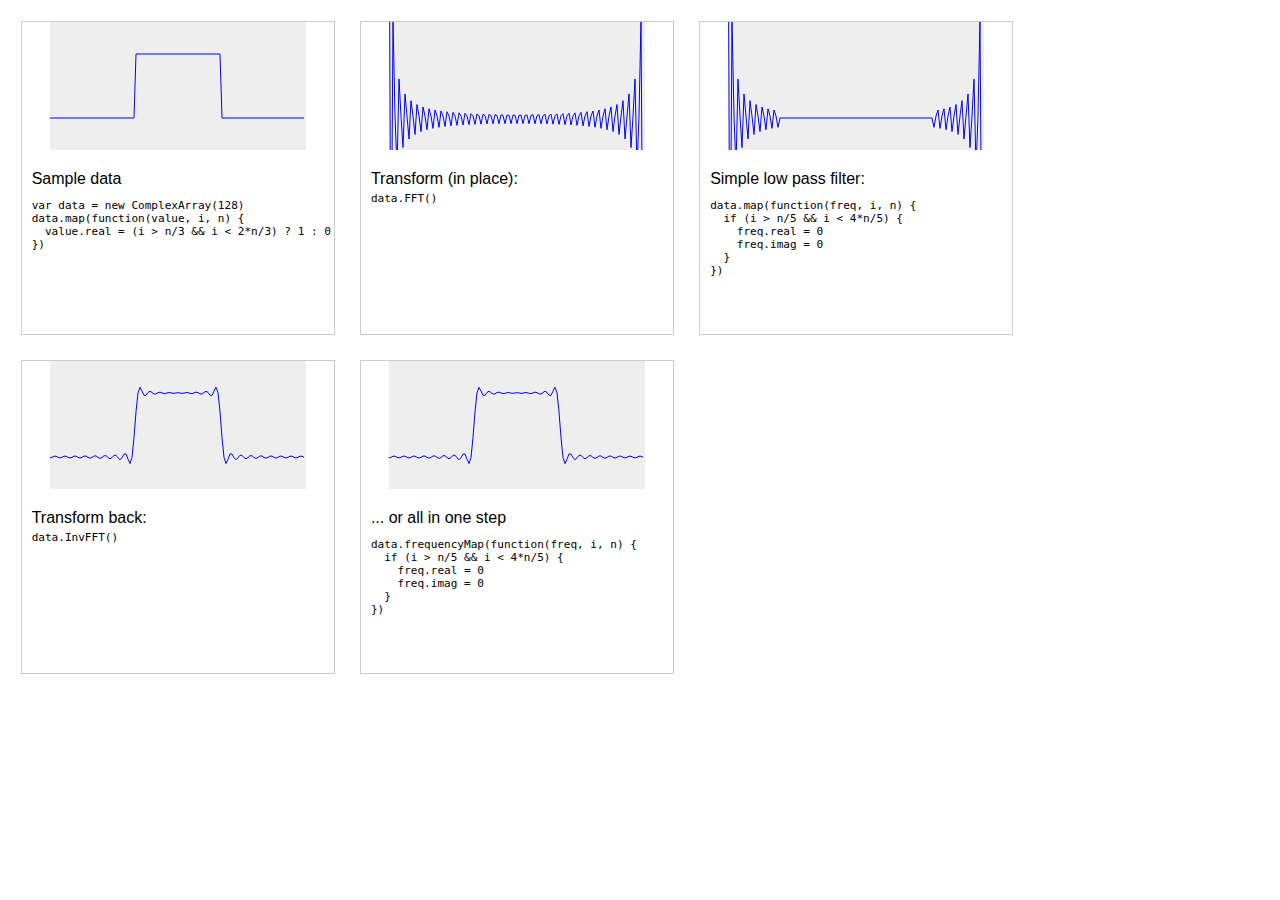
<file: third_party/jsfft/example/index.html>
<!DOCTYPE html>
<html>
<head>
  <meta charset="utf-8">
  <script src="../lib/complex_array.js"></script>
  <script src="../lib/fft.js"></script>
  <link rel="stylesheet" href="example.css">
  <title></title>
</head>
<body>
  <div class="panel">
    <div id="original" class="example"></div>
    <div class="explanation">
      Sample data
      <pre>
var data = new ComplexArray(128)
data.map(function(value, i, n) {
  value.real = (i > n/3 &amp;&amp; i &lt; 2*n/3) ? 1 : 0
})
      </pre>
    </div>
  </div>
  <div class="panel">
    <div id="fft" class="example"></div>
    <div class="explanation">
      Transform (in place):<br>
      <code>
        data.FFT()
      </code>
    </div>
  </div>
  <div  class="panel">
    <div id="fft_filtered" class="example"></div>
    <div class="explanation">
      Simple low pass filter:
      <pre>
data.map(function(freq, i, n) {
  if (i > n/5 &amp;&amp; i &lt; 4*n/5) {
    freq.real = 0
    freq.imag = 0
  }
})
      </pre>
    </div>
  </div>
  <div class="panel">
    <div id="original_filtered" class="example"></div>
    <div class="explanation">
      Transform back:<br>
      <code>
        data.InvFFT()
      </code>
    </div>
  </div>
  <div class="panel">
    <div id="all_in_one" class="example"></div>
    <div class="explanation">
      ... or all in one step
      <pre>
data.frequencyMap(function(freq, i, n) {
  if (i > n/5 &amp;&amp; i &lt; 4*n/5) {
    freq.real = 0
    freq.imag = 0
  }
})
      </pre>
    </div>
  </div>
  <script>
    !function() {
      function drawToCanvas(element_id, data) {
        var
          element = document.getElementById(element_id)
          canvas = document.createElement('canvas'),
          context = canvas.getContext('2d'),
          width = element.clientWidth,
          height = element.clientHeight,
          n = data.length

        canvas.width = width
        canvas.height = height
        element.appendChild(canvas)

        context.strokeStyle = 'blue'
        context.beginPath()
        data.forEach(function(c_value, i) {
          context.lineTo(
            i * width / n,
            height/2 * (1.5 - c_value.real)
          )
        })
        context.stroke()
      }

      window.onload = function() {
        var
          data = new complex_array.ComplexArray(128)

        data.map(function(value, i, n) {
          value.real = (i > n/3 && i < 2*n/3) ? 1 : 0
        })

        drawToCanvas('original', data)

        data.FFT()
        drawToCanvas('fft', data)
        data.map(function(freq, i, n) {
          if (i > n/5 && i < 4*n/5) {
            freq.real = 0
            freq.imag = 0
          }
        })
        drawToCanvas('fft_filtered', data)
        drawToCanvas('original_filtered', data.InvFFT())

        drawToCanvas('all_in_one', data.frequencyMap(function(freq, i, n) {
          if (i > n/5 && i < 4*n/5) {
            freq.real = 0
            freq.imag = 0
          }
        }))
      }
    }()
  </script>
</body>
</html>
</file>
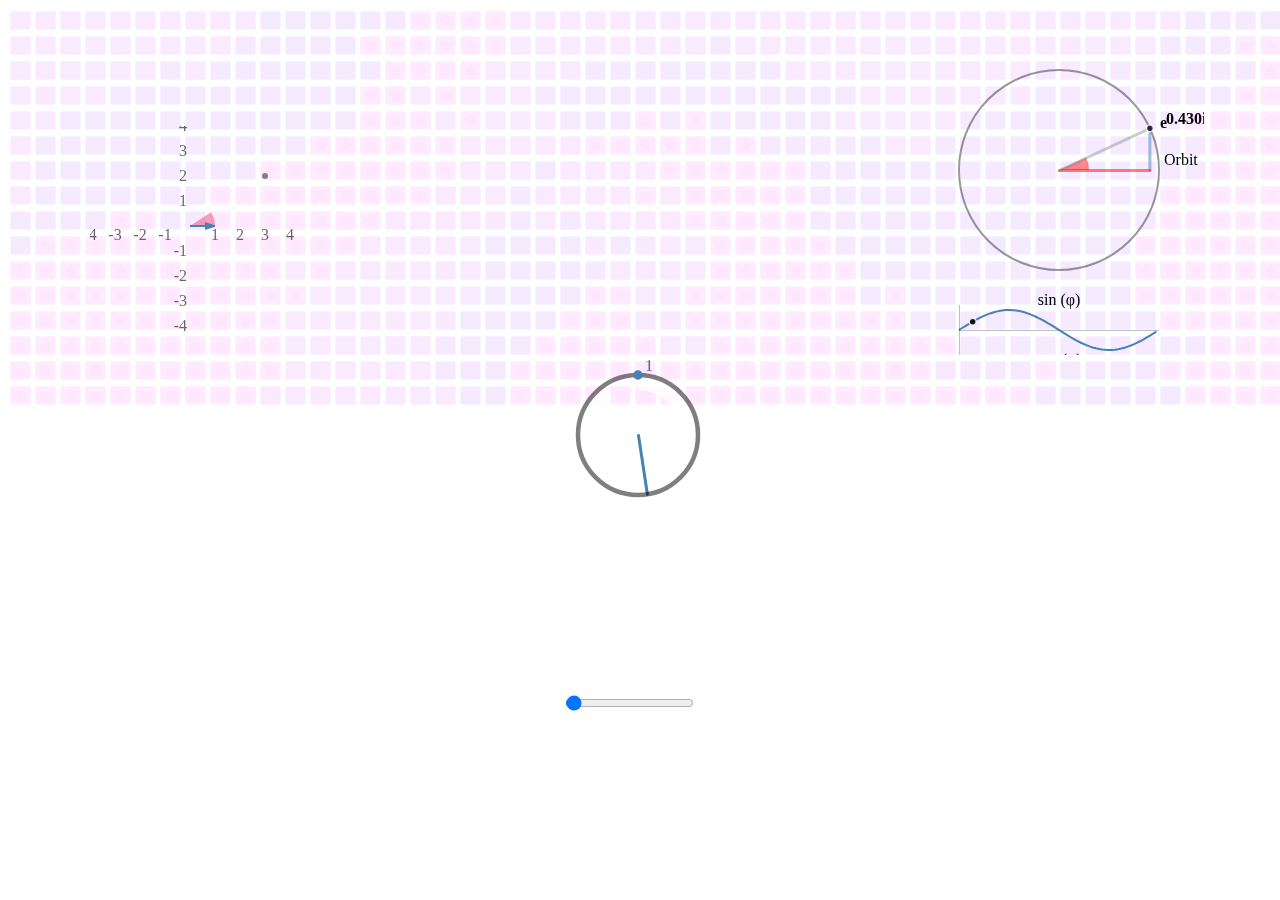
<file: splash/splash.html>
<!doctype html>
<html lang="en">
<head>
	<meta charset="utf-8">
	<script type="text/javascript" src="../third_party/d3/d3.min.js"></script>
</head>
<body>
<script>
			var NEW_RATE_AVAILABLE = true;
			var RATE_FACTOR = 0.1;
			var SETTING_RATE = false;
			
			function updateRate(rate) {
				RATE_FACTOR = rate / 10;
				NEW_RATE_AVAILABLE = true;
				}
										
			function startSetRate() {
				SETTING_RATE = true;
				}

			function endSetRate() {
				SETTING_RATE = false;
				}
			</script>
								
			<svg id="wagonWheel" class="svgWithText" width="160" height="170" style="position:absolute;top:40%;left:44%;"></svg>

			<script type="text/javascript" src="../js/wagon_wheel.js"></script>

			<div class="controls"  style="position:absolute;top:77%;left:44%">
				<input type=range min=0 max=9.5 value=0.1 id=rateSlider step=0.1 oninput="updateRate(value);" onMouseDown="startSetRate();" onMouseUp="endSetRate();">
			</div>

			<svg id="polarRepresentation" class="svgWithText" width="270" height="270" style="position:absolute;top:14%;left:7%; padding:0px"></svg>
			<script type="text/javascript" src="../js/polar_representation.js"></script>


			<svg id="euler" class="svgWithText" width="270" height="310" style="position:absolute;top:5%;left:73%;"></svg>
			<script type="text/javascript" src="../js/euler.js"></script>


	


</body>
</html>
<script src="../play/js/Mouse.js"></script>
<script src="../play/js/minpubsub.js"></script>
<script src="../play/js/Loader.js"></script>
<script src="splash.js"></script>
</file>
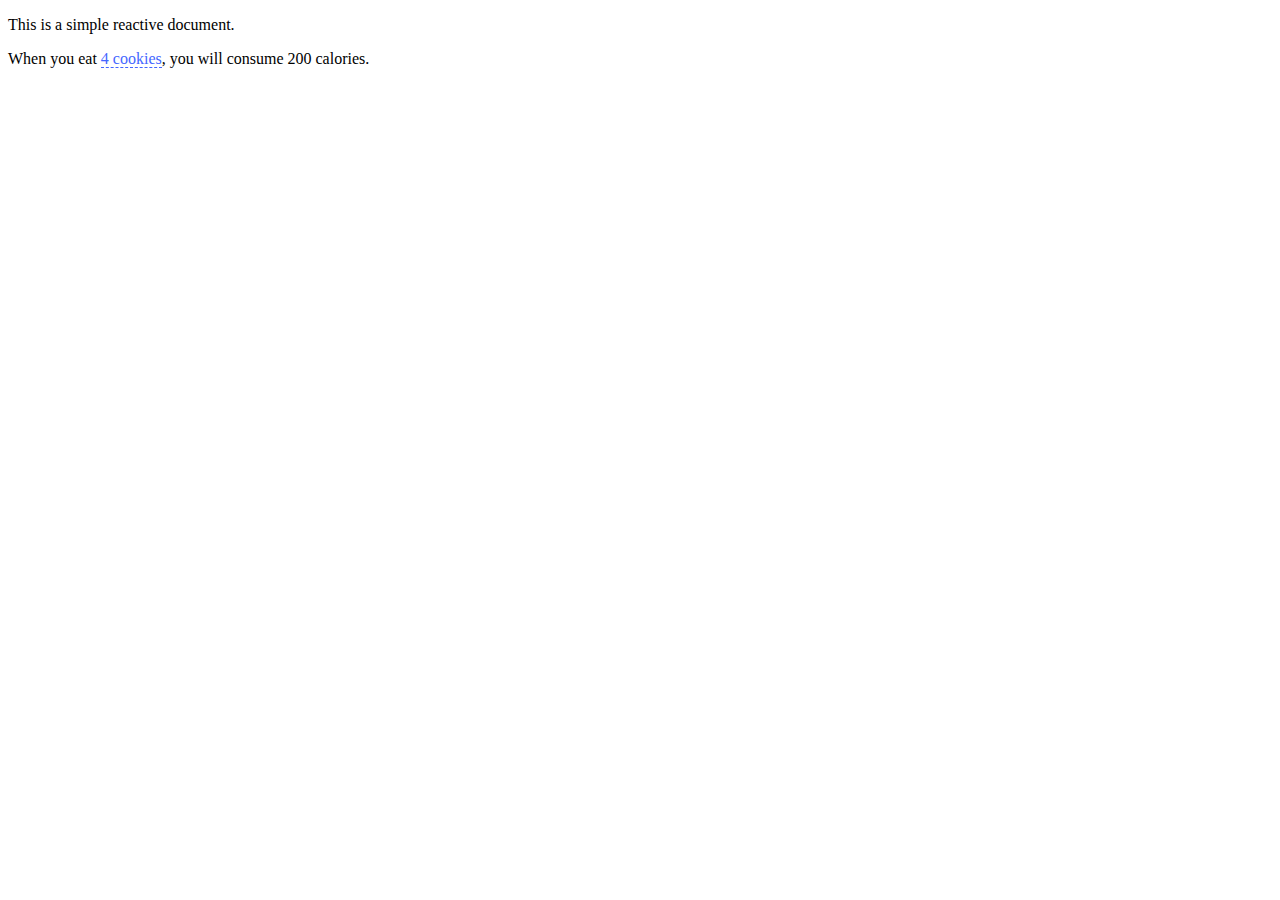
<file: third_party/tangle/TangleTemplate.html>
<!DOCTYPE html>
<html>
<head>
    <meta http-equiv="Content-Type" content="text/html; charset=utf-8">
    <title>Tangle document</title>

    <!-- Tangle -->
    <script type="text/javascript" src="Tangle.js"></script>

    <!-- TangleKit (optional) -->
    <link rel="stylesheet" href="TangleKit/TangleKit.css" type="text/css">
    <script type="text/javascript" src="TangleKit/mootools.js"></script>
    <script type="text/javascript" src="TangleKit/sprintf.js"></script>
    <script type="text/javascript" src="TangleKit/BVTouchable.js"></script>
    <script type="text/javascript" src="TangleKit/TangleKit.js"></script>

    <!-- example -->
    <script type="text/javascript">

        function setUpTangle () {

            var element = document.getElementById("example");

            var tangle = new Tangle(element, {
                initialize: function () {
                    this.cookies = 4;
                    this.caloriesPerCookie = 50;
                },
                update: function () {
                    this.calories = this.cookies * this.caloriesPerCookie;
                }
            });
        }

    </script>
</head>

<body onload="setUpTangle();">

    <p>This is a simple reactive document.</p>

    <p id="example">
        When you eat <span data-var="cookies" class="TKAdjustableNumber" data-min="2" data-max="100"> cookies</span>, you
        will consume <span data-var="calories"></span> calories.
    </p>

</body>
</html>
</file>
<file: third_party/jsfft/example/example.css>
body {
  font-family: sans-serif;
}

canvas {
  background-color: #eee;
}

div.panel {
  float: left;
  width: 312px;
  height: 312px;
  border: 1px solid #ccc;
  margin: 1%;
}

div.panel div.example {
  width: 256px;
  height: 128px;
  left: 28px;
  position: relative;
}

div.explanation {
  left: 0;
  right: 0;
  height: 50%;
  padding: 20px 10px 0 10px;
  overflow: scroll;
}

pre, code {
  font-size: 85%;
}
</file>
<file: third_party/tangle/TangleKit/TangleKit.css>
/*
 *  TangleKit.css
 *  Tangle 0.1.0
 *
 *  Created by Bret Victor on 6/10/11.
 *  (c) 2011 Bret Victor.  MIT open-source license.
 *
 */


/* cursor */

.TKCursorDragHorizontal {
	cursor: pointer;
	cursor: move;
	cursor: col-resize;
}


/* TKToggle */

.TKToggle {
	color: #46f;
	border-bottom: 1px dashed #46f;
	cursor: pointer;
}


/* TKAdjustableNumber */

.TKAdjustableNumber {
	position:relative;
	color: #46f;
	border-bottom: 1px dashed #46f;
}

.TKAdjustableNumberHover {
}

.TKAdjustableNumberDown {
	color: #00c;
	border-bottom: 1px dashed #00c;
}

.TKAdjustableNumberHelp {
	position:absolute;
	color: #00f;
	font: 9px "Helvetica-Neue", "Arial", sans-serif;
}
</file>
